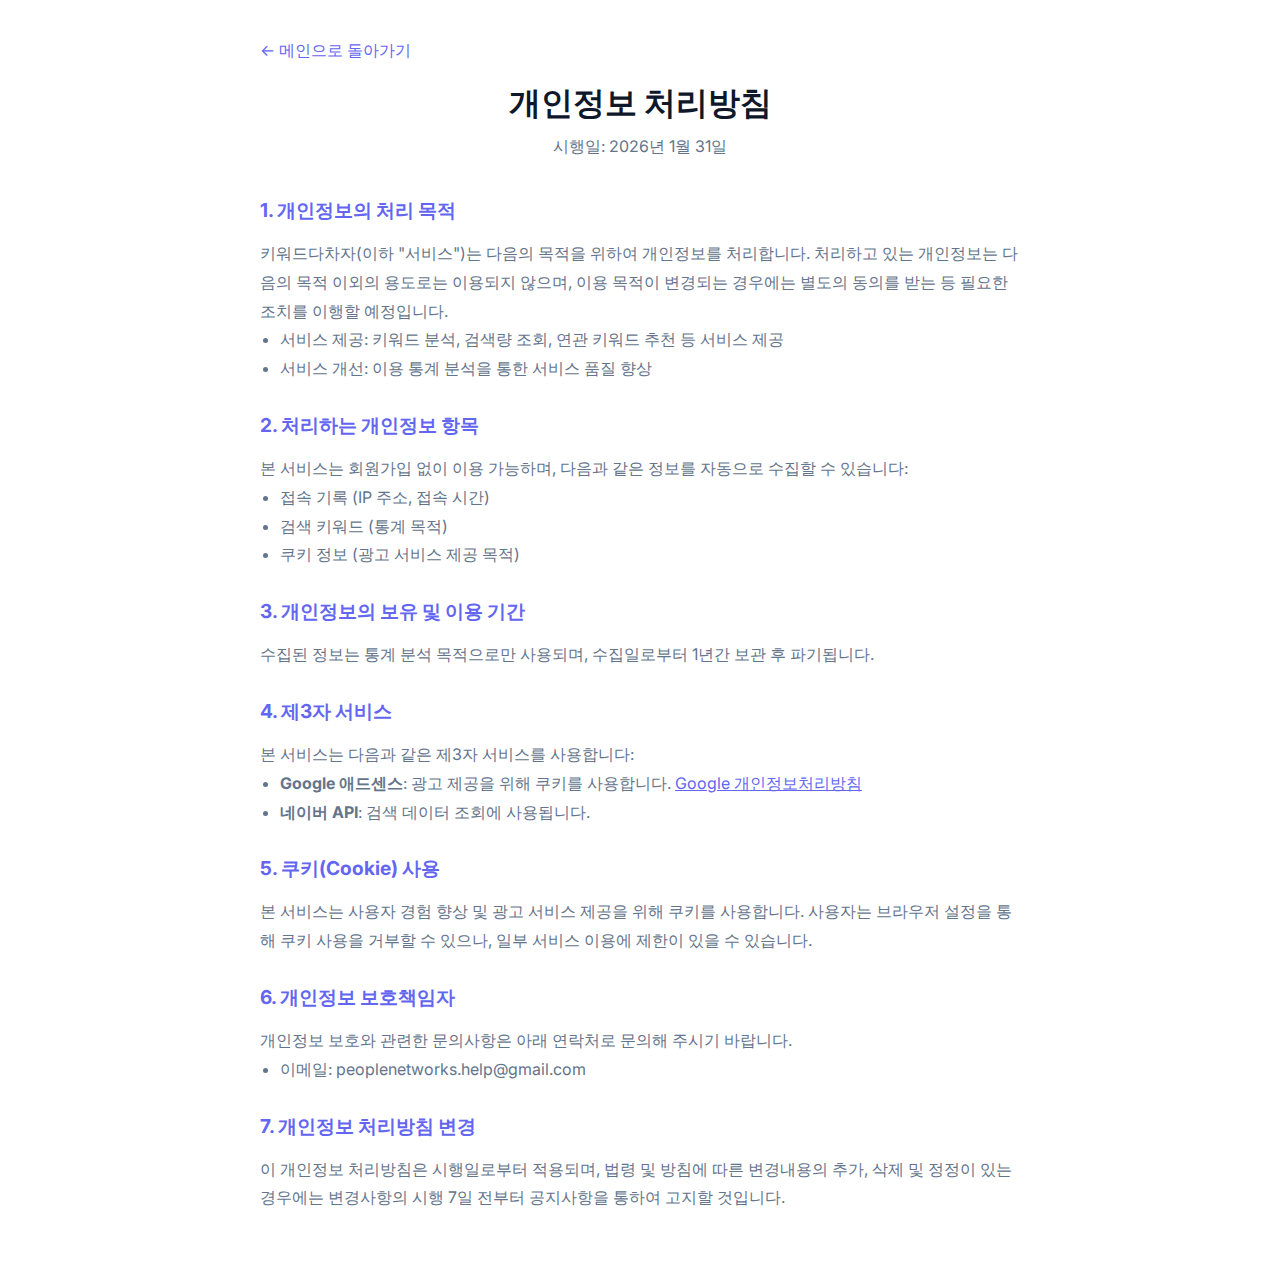
<file: public/privacy.html>
<!DOCTYPE html>
<html lang="ko">

<head>
    <meta charset="UTF-8">
    <meta name="viewport" content="width=device-width, initial-scale=1.0">
    <title>개인정보 처리방침 | 키워드다차자</title>
    <link rel="stylesheet" href="style.css">
    <link rel="preconnect" href="https://fonts.googleapis.com">
    <link rel="preconnect" href="https://fonts.gstatic.com" crossorigin>
    <link href="https://fonts.googleapis.com/css2?family=Inter:wght@300;400;500;600;700&display=swap" rel="stylesheet">
    <style>
        body {
            background: var(--bg-primary);
            color: var(--text-primary);
        }

        .policy-container {
            max-width: 800px;
            margin: 0 auto;
            padding: 40px 20px;
        }

        .policy-header {
            text-align: center;
            margin-bottom: 40px;
        }

        .policy-header h1 {
            font-size: 2rem;
            margin-bottom: 10px;
        }

        .policy-header p {
            color: var(--text-secondary);
        }

        .policy-section {
            margin-bottom: 30px;
        }

        .policy-section h2 {
            font-size: 1.2rem;
            margin-bottom: 15px;
            color: var(--accent);
        }

        .policy-section p,
        .policy-section li {
            line-height: 1.8;
            color: var(--text-secondary);
        }

        .policy-section ul {
            padding-left: 20px;
        }

        .back-link {
            display: inline-block;
            margin-bottom: 20px;
            color: var(--accent);
            text-decoration: none;
        }

        .back-link:hover {
            text-decoration: underline;
        }
    </style>
</head>

<body>
    <div class="policy-container">
        <a href="/" class="back-link">← 메인으로 돌아가기</a>

        <div class="policy-header">
            <h1>개인정보 처리방침</h1>
            <p>시행일: 2026년 1월 31일</p>
        </div>

        <div class="policy-section">
            <h2>1. 개인정보의 처리 목적</h2>
            <p>키워드다차자(이하 "서비스")는 다음의 목적을 위하여 개인정보를 처리합니다. 처리하고 있는 개인정보는 다음의 목적 이외의 용도로는 이용되지 않으며, 이용 목적이 변경되는 경우에는 별도의
                동의를 받는 등 필요한 조치를 이행할 예정입니다.</p>
            <ul>
                <li>서비스 제공: 키워드 분석, 검색량 조회, 연관 키워드 추천 등 서비스 제공</li>
                <li>서비스 개선: 이용 통계 분석을 통한 서비스 품질 향상</li>
            </ul>
        </div>

        <div class="policy-section">
            <h2>2. 처리하는 개인정보 항목</h2>
            <p>본 서비스는 회원가입 없이 이용 가능하며, 다음과 같은 정보를 자동으로 수집할 수 있습니다:</p>
            <ul>
                <li>접속 기록 (IP 주소, 접속 시간)</li>
                <li>검색 키워드 (통계 목적)</li>
                <li>쿠키 정보 (광고 서비스 제공 목적)</li>
            </ul>
        </div>

        <div class="policy-section">
            <h2>3. 개인정보의 보유 및 이용 기간</h2>
            <p>수집된 정보는 통계 분석 목적으로만 사용되며, 수집일로부터 1년간 보관 후 파기됩니다.</p>
        </div>

        <div class="policy-section">
            <h2>4. 제3자 서비스</h2>
            <p>본 서비스는 다음과 같은 제3자 서비스를 사용합니다:</p>
            <ul>
                <li><strong>Google 애드센스</strong>: 광고 제공을 위해 쿠키를 사용합니다. <a href="https://policies.google.com/privacy"
                        target="_blank" style="color: var(--accent);">Google 개인정보처리방침</a></li>
                <li><strong>네이버 API</strong>: 검색 데이터 조회에 사용됩니다.</li>
            </ul>
        </div>

        <div class="policy-section">
            <h2>5. 쿠키(Cookie) 사용</h2>
            <p>본 서비스는 사용자 경험 향상 및 광고 서비스 제공을 위해 쿠키를 사용합니다. 사용자는 브라우저 설정을 통해 쿠키 사용을 거부할 수 있으나, 일부 서비스 이용에 제한이 있을 수 있습니다.
            </p>
        </div>

        <div class="policy-section">
            <h2>6. 개인정보 보호책임자</h2>
            <p>개인정보 보호와 관련한 문의사항은 아래 연락처로 문의해 주시기 바랍니다.</p>
            <ul>
                <li>이메일: peoplenetworks.help@gmail.com</li>
            </ul>
        </div>

        <div class="policy-section">
            <h2>7. 개인정보 처리방침 변경</h2>
            <p>이 개인정보 처리방침은 시행일로부터 적용되며, 법령 및 방침에 따른 변경내용의 추가, 삭제 및 정정이 있는 경우에는 변경사항의 시행 7일 전부터 공지사항을 통하여 고지할 것입니다.</p>
        </div>
    </div>
</body>

</html>
</file>
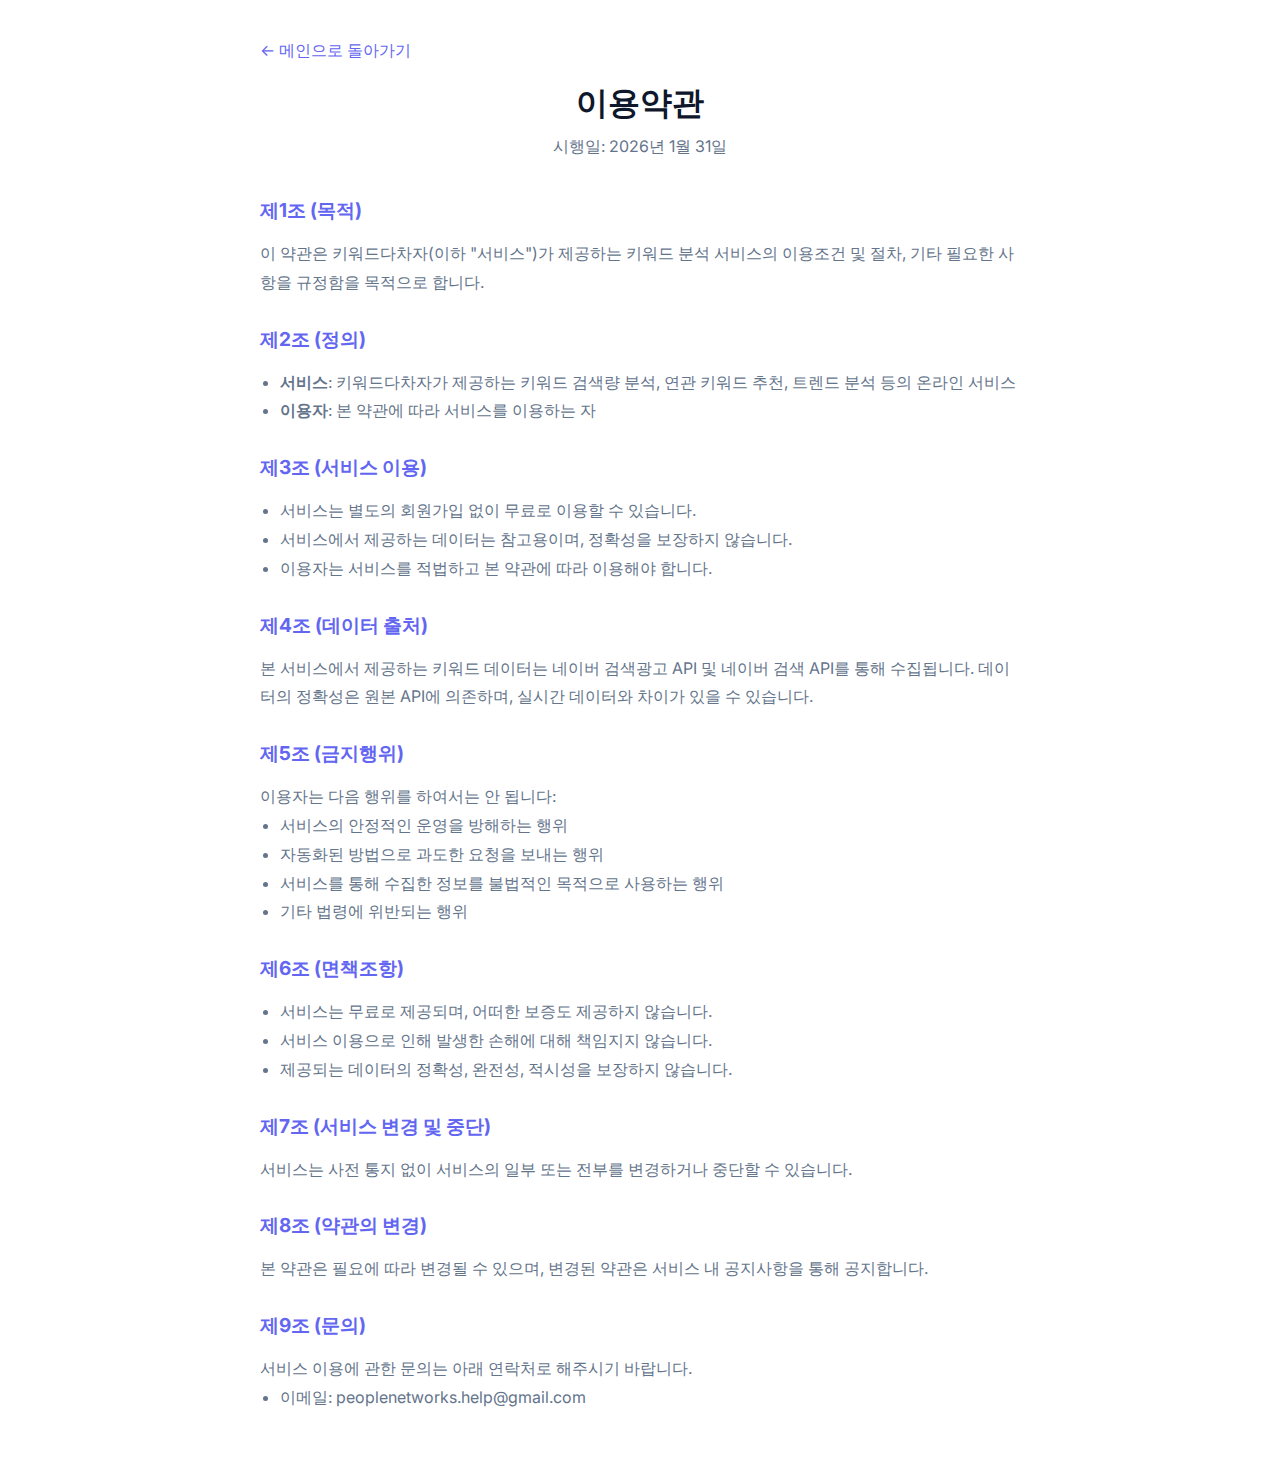
<file: public/terms.html>
<!DOCTYPE html>
<html lang="ko">

<head>
    <meta charset="UTF-8">
    <meta name="viewport" content="width=device-width, initial-scale=1.0">
    <title>이용약관 | 키워드다차자</title>
    <link rel="stylesheet" href="style.css">
    <link rel="preconnect" href="https://fonts.googleapis.com">
    <link rel="preconnect" href="https://fonts.gstatic.com" crossorigin>
    <link href="https://fonts.googleapis.com/css2?family=Inter:wght@300;400;500;600;700&display=swap" rel="stylesheet">
    <style>
        body {
            background: var(--bg-primary);
            color: var(--text-primary);
        }

        .policy-container {
            max-width: 800px;
            margin: 0 auto;
            padding: 40px 20px;
        }

        .policy-header {
            text-align: center;
            margin-bottom: 40px;
        }

        .policy-header h1 {
            font-size: 2rem;
            margin-bottom: 10px;
        }

        .policy-header p {
            color: var(--text-secondary);
        }

        .policy-section {
            margin-bottom: 30px;
        }

        .policy-section h2 {
            font-size: 1.2rem;
            margin-bottom: 15px;
            color: var(--accent);
        }

        .policy-section p,
        .policy-section li {
            line-height: 1.8;
            color: var(--text-secondary);
        }

        .policy-section ul {
            padding-left: 20px;
        }

        .back-link {
            display: inline-block;
            margin-bottom: 20px;
            color: var(--accent);
            text-decoration: none;
        }

        .back-link:hover {
            text-decoration: underline;
        }
    </style>
</head>

<body>
    <div class="policy-container">
        <a href="/" class="back-link">← 메인으로 돌아가기</a>

        <div class="policy-header">
            <h1>이용약관</h1>
            <p>시행일: 2026년 1월 31일</p>
        </div>

        <div class="policy-section">
            <h2>제1조 (목적)</h2>
            <p>이 약관은 키워드다차자(이하 "서비스")가 제공하는 키워드 분석 서비스의 이용조건 및 절차, 기타 필요한 사항을 규정함을 목적으로 합니다.</p>
        </div>

        <div class="policy-section">
            <h2>제2조 (정의)</h2>
            <ul>
                <li><strong>서비스</strong>: 키워드다차자가 제공하는 키워드 검색량 분석, 연관 키워드 추천, 트렌드 분석 등의 온라인 서비스</li>
                <li><strong>이용자</strong>: 본 약관에 따라 서비스를 이용하는 자</li>
            </ul>
        </div>

        <div class="policy-section">
            <h2>제3조 (서비스 이용)</h2>
            <ul>
                <li>서비스는 별도의 회원가입 없이 무료로 이용할 수 있습니다.</li>
                <li>서비스에서 제공하는 데이터는 참고용이며, 정확성을 보장하지 않습니다.</li>
                <li>이용자는 서비스를 적법하고 본 약관에 따라 이용해야 합니다.</li>
            </ul>
        </div>

        <div class="policy-section">
            <h2>제4조 (데이터 출처)</h2>
            <p>본 서비스에서 제공하는 키워드 데이터는 네이버 검색광고 API 및 네이버 검색 API를 통해 수집됩니다. 데이터의 정확성은 원본 API에 의존하며, 실시간 데이터와 차이가 있을 수
                있습니다.</p>
        </div>

        <div class="policy-section">
            <h2>제5조 (금지행위)</h2>
            <p>이용자는 다음 행위를 하여서는 안 됩니다:</p>
            <ul>
                <li>서비스의 안정적인 운영을 방해하는 행위</li>
                <li>자동화된 방법으로 과도한 요청을 보내는 행위</li>
                <li>서비스를 통해 수집한 정보를 불법적인 목적으로 사용하는 행위</li>
                <li>기타 법령에 위반되는 행위</li>
            </ul>
        </div>

        <div class="policy-section">
            <h2>제6조 (면책조항)</h2>
            <ul>
                <li>서비스는 무료로 제공되며, 어떠한 보증도 제공하지 않습니다.</li>
                <li>서비스 이용으로 인해 발생한 손해에 대해 책임지지 않습니다.</li>
                <li>제공되는 데이터의 정확성, 완전성, 적시성을 보장하지 않습니다.</li>
            </ul>
        </div>

        <div class="policy-section">
            <h2>제7조 (서비스 변경 및 중단)</h2>
            <p>서비스는 사전 통지 없이 서비스의 일부 또는 전부를 변경하거나 중단할 수 있습니다.</p>
        </div>

        <div class="policy-section">
            <h2>제8조 (약관의 변경)</h2>
            <p>본 약관은 필요에 따라 변경될 수 있으며, 변경된 약관은 서비스 내 공지사항을 통해 공지합니다.</p>
        </div>

        <div class="policy-section">
            <h2>제9조 (문의)</h2>
            <p>서비스 이용에 관한 문의는 아래 연락처로 해주시기 바랍니다.</p>
            <ul>
                <li>이메일: peoplenetworks.help@gmail.com</li>
            </ul>
        </div>
    </div>
</body>

</html>
</file>
<file: public/style.css>
:root {
    --bg-dark: #fbfcfd;
    --bg-card: rgba(0, 0, 0, 0.03);
    --bg-sidebar: #ffffff;
    --accent: #6366f1;
    --accent-glow: rgba(99, 102, 241, 0.2);
    --text-primary: #0f172a;
    --text-secondary: #64748b;
    --border: rgba(0, 0, 0, 0.08);
    --glass-blur: blur(20px);
    --blue: #0ea5e9;
    --purple: #8b5cf6;
    --green: #10b981;
    --red: #f43f5e;
}

.dark-mode {
    --bg-dark: #07090e;
    --bg-card: rgba(255, 255, 255, 0.03);
    --bg-sidebar: #0a0d14;
    --accent: #7c4dff;
    --accent-glow: rgba(124, 77, 255, 0.4);
    --text-primary: #f8fafc;
    --text-secondary: #94a3b8;
    --border: rgba(255, 255, 255, 0.08);
}

* {
    margin: 0;
    padding: 0;
    box-sizing: border-box;
    font-family: 'Inter', 'Outfit', sans-serif;
}

body {
    background-color: var(--bg-dark);
    color: var(--text-primary);
    min-height: 100vh;
}

.app-container {
    display: flex;
    min-height: 100vh;
    width: 100vw;
}

/* Sidebar */
.sidebar {
    width: 260px;
    background-color: var(--bg-sidebar);
    border-right: 1px solid var(--border);
    display: flex;
    flex-direction: column;
    padding: 24px;
    z-index: 100;
}

.logo {
    display: flex;
    align-items: center;
    gap: 12px;
    margin-bottom: 48px;
}

.logo-icon {
    width: 32px;
    height: 32px;
    background: linear-gradient(135deg, var(--accent), var(--blue));
    border-radius: 8px;
    display: flex;
    align-items: center;
    justify-content: center;
    font-weight: 700;
    color: white;
    box-shadow: 0 0 15px var(--accent-glow);
}

.logo-text {
    font-size: 18px;
    font-weight: 700;
    letter-spacing: 1px;
}

.logo-text span {
    display: block;
    font-size: 10px;
    color: var(--text-secondary);
    letter-spacing: 2px;
}

.nav-menu {
    flex: 1;
    display: flex;
    flex-direction: column;
    gap: 8px;
}

.nav-item {
    padding: 12px 16px;
    border-radius: 12px;
    color: var(--text-secondary);
    text-decoration: none;
    font-size: 14px;
    display: flex;
    align-items: center;
    gap: 12px;
    transition: all 0.3s ease;
}

.nav-item:hover {
    background: var(--bg-card);
    color: var(--text-primary);
}

.nav-item.active {
    background: rgba(124, 77, 255, 0.1);
    color: var(--accent);
    box-shadow: inset 0 0 0 1px rgba(124, 77, 255, 0.2);
}

/* Main Content */
.main-content {
    flex: 1;
    padding: 32px;
    overflow-y: auto;
    background: radial-gradient(circle at top right, rgba(124, 77, 255, 0.05), transparent 40%),
        radial-gradient(circle at bottom left, rgba(56, 189, 248, 0.05), transparent 40%);
}

.top-header {
    display: flex;
    justify-content: space-between;
    align-items: center;
    margin-bottom: 32px;
}

.search-bar-container {
    display: flex;
    background: var(--bg-card);
    border: 1px solid var(--border);
    backdrop-filter: var(--glass-blur);
    border-radius: 16px;
    padding: 8px 8px 8px 20px;
    width: 60%;
    align-items: center;
    transition: border-color 0.3s;
}

.search-bar-container:focus-within {
    border-color: var(--accent);
    box-shadow: 0 0 20px rgba(124, 77, 255, 0.15);
}

.search-bar-container input {
    background: transparent;
    border: none;
    outline: none;
    color: var(--text-primary);
    flex: 1;
    font-size: 15px;
}

.search-bar-container button {
    background: var(--accent);
    color: white;
    border: none;
    padding: 10px 24px;
    border-radius: 12px;
    cursor: pointer;
    font-weight: 600;
    transition: transform 0.2s, box-shadow 0.2s;
}

.search-bar-container button:hover {
    transform: translateY(-2px);
    box-shadow: 0 5px 15px var(--accent-glow);
}

.header-actions {
    display: flex;
    align-items: center;
    gap: 20px;
}

.btn-icon {
    background: var(--bg-card);
    border: 1px solid var(--border);
    color: var(--text-primary);
    width: 40px;
    height: 40px;
    border-radius: 12px;
    cursor: pointer;
    display: flex;
    align-items: center;
    justify-content: center;
    transition: all 0.2s;
}

.btn-icon:hover {
    background: var(--accent);
    color: white;
    border-color: var(--accent);
}

.user-profile {
    display: flex;
    align-items: center;
    gap: 12px;
}

.profile-info {
    text-align: right;
    display: flex;
    flex-direction: column;
    justify-content: center;
}

.profile-info .name {
    display: block;
    font-weight: 600;
    font-size: 14px;
}

.profile-info .role {
    font-size: 12px;
    color: var(--text-secondary);
}

.profile-avatar {
    width: 40px;
    height: 40px;
    background: var(--bg-card);
    border: 1px solid var(--border);
    border-radius: 12px;
}

/* Glass Cards */
.glass {
    background: var(--bg-card);
    backdrop-filter: var(--glass-blur);
    border: 1px solid var(--border);
    border-radius: 20px;
}

.stats-grid {
    display: grid;
    grid-template-columns: repeat(5, 1fr);
    gap: 20px;
    margin-bottom: 32px;
}

.stat-card {
    padding: 24px;
    position: relative;
    overflow: hidden;
}

.stat-label {
    color: var(--text-secondary);
    font-size: 13px;
    font-weight: 500;
    margin-bottom: 8px;
}

.stat-value {
    font-size: 28px;
    font-weight: 700;
    font-family: 'Outfit';
    margin-bottom: 8px;
}

.stat-change {
    font-size: 12px;
    font-weight: 600;
}

.stat-change.up {
    color: var(--green);
}

.stat-change.down {
    color: var(--red);
}

/* Trend Chip Styles */
.trend-chip {
    display: inline-block;
    padding: 4px 8px;
    border-radius: 8px;
    font-size: 0.85em;
    font-weight: 500;
}

.trend-chip.trending {
    background: linear-gradient(135deg, rgba(244, 63, 94, 0.2), rgba(251, 113, 133, 0.1));
    color: var(--red);
}

.trend-chip.stable {
    background: rgba(100, 116, 139, 0.1);
    color: var(--text-secondary);
}

/* Section Mini Card */
.section-card {
    grid-column: span 1;
}

.section-mini {
    display: flex;
    gap: 16px;
    margin-top: 8px;
}

.section-col {
    flex: 1;
}

.section-col .section-title {
    font-size: 11px;
    font-weight: 600;
    color: var(--text-secondary);
    display: block;
    margin-bottom: 4px;
}

.section-col ul {
    list-style: none;
    padding: 0;
    margin: 0;
}

.section-col li {
    font-size: 12px;
    padding: 2px 0;
    color: var(--text-primary);
}

/* Main Grid Layout */
.main-grid {
    display: grid;
    grid-template-columns: 1.4fr 1fr;
    grid-template-rows: auto auto;
    gap: 20px;
}

.results-block {
    grid-row: span 2;
    /* Full height on the left */
}

.related-block {
    grid-column: 2;
    /* Top right */
    grid-row: 1;
}

.section-block {
    grid-column: 2;
    /* Bottom right */
    grid-row: 2;
}

.content-block {
    padding: 24px;
    display: flex;
    flex-direction: column;
}

.related-keywords-table {
    display: grid;
    grid-template-columns: repeat(auto-fill, minmax(200px, 1fr));
    gap: 12px;
}

.related-item {
    background: rgba(255, 255, 255, 0.02);
    border: 1px solid var(--border);
    border-radius: 12px;
    padding: 16px;
    transition: transform 0.2s, border-color 0.2s;
    cursor: pointer;
}

.related-item:hover {
    transform: translateY(-3px);
    border-color: var(--accent);
    background: rgba(124, 77, 255, 0.05);
}

.related-kwd-name {
    font-weight: 700;
    margin-bottom: 8px;
    display: block;
    color: var(--text-primary);
}

.related-kwd-stats {
    display: flex;
    justify-content: space-between;
    font-size: 11px;
    color: var(--text-secondary);
}

.related-kwd-stats span b {
    color: var(--blue);
}

.block-header {
    display: flex;
    justify-content: space-between;
    align-items: center;
    margin-bottom: 24px;
}

.block-header h3 {
    font-size: 18px;
    font-weight: 600;
}

.tabs {
    display: flex;
    background: rgba(255, 255, 255, 0.05);
    padding: 4px;
    border-radius: 10px;
}

.tab-btn {
    background: transparent;
    border: none;
    color: var(--text-secondary);
    padding: 6px 16px;
    font-size: 13px;
    font-weight: 500;
    cursor: pointer;
    border-radius: 8px;
    transition: all 0.2s;
}

.tab-btn.active {
    background: var(--accent);
    color: white;
}

.table-container {
    min-height: 300px;
    display: flex;
    flex-direction: column;
}

.item-row {
    padding: 16px;
    border-bottom: 1px solid var(--border);
    transition: background 0.2s;
    border-radius: 8px;
    margin-bottom: 4px;
}

.item-row:hover {
    background: rgba(255, 255, 255, 0.02);
}

.item-title {
    font-weight: 600;
    margin-bottom: 4px;
}

.item-desc {
    font-size: 13px;
    color: var(--text-secondary);
    line-height: 1.5;
}

/* Animations */
@keyframes fadeIn {
    from {
        opacity: 0;
        transform: translateY(10px);
    }

    to {
        opacity: 1;
        transform: translateY(0);
    }
}

.view-content {
    display: none;
    animation: fadeIn 0.4s ease forwards;
}

.view-content.active {
    display: block;
}

.loading-spinner {
    margin: auto;
    color: var(--text-secondary);
    font-style: italic;
}

/* Section lists */
.clickable {
    cursor: pointer;
    color: var(--accent);
}

.clickable:hover {
    text-decoration: underline;
}

.data-table {
    width: 100%;
    border-collapse: collapse;
    margin-top: 10px;
}

.data-table th,
.data-table td {
    padding: 12px 16px;
    text-align: left;
    border-bottom: 1px solid var(--border);
}

.data-table th {
    font-size: 13px;
    font-weight: 600;
    color: var(--text-secondary);
    text-transform: uppercase;
}

.data-table td {
    font-size: 14px;
}

.badge {
    padding: 4px 8px;
    border-radius: 6px;
    font-size: 11px;
    font-weight: 600;
}

.badge.success {
    background: rgba(34, 197, 94, 0.1);
    color: var(--green);
}

.badge.info {
    background: rgba(56, 189, 248, 0.1);
    color: var(--blue);
}

.badge.ultra {
    background: linear-gradient(135deg, #ffd700, #ff8c00);
    color: #634300;
    box-shadow: 0 0 10px rgba(255, 215, 0, 0.3);
}

.badge.golden {
    background: #ffd700;
    color: #634300;
}

.badge.good {
    background: #2ecc71;
    color: #fff;
}

.badge.normal {
    background: rgba(148, 163, 184, 0.1);
    color: var(--text-secondary);
}

.badge.comp-low {
    background: rgba(46, 204, 113, 0.1);
    color: #2ecc71;
    border: 1px solid rgba(46, 204, 113, 0.2);
}

.badge.comp-mid {
    background: rgba(241, 196, 15, 0.1);
    color: #f1c40f;
    border: 1px solid rgba(241, 196, 15, 0.2);
}

.badge.comp-high {
    background: rgba(231, 76, 60, 0.1);
    color: #e74c3c;
    border: 1px solid rgba(231, 76, 60, 0.2);
}

/* Welcome Section Styles */
.welcome-section {
    padding: 32px;
    background: linear-gradient(135deg, rgba(124, 77, 255, 0.08), rgba(56, 189, 248, 0.05));
    border: 1px solid rgba(124, 77, 255, 0.2);
}

.welcome-header {
    text-align: center;
    margin-bottom: 32px;
}

.welcome-header h2 {
    font-size: 24px;
    font-weight: 700;
    margin-bottom: 12px;
    background: linear-gradient(to right, var(--accent), var(--blue));
    background-clip: text;
    -webkit-background-clip: text;
    -webkit-text-fill-color: transparent;
}

.welcome-header p {
    color: var(--text-secondary);
    font-size: 16px;
}

.guide-grid {
    display: grid;
    grid-template-columns: repeat(3, 1fr);
    gap: 20px;
    margin-bottom: 32px;
}

.guide-item {
    background: var(--bg-card);
    padding: 24px;
    border-radius: 16px;
    border: 1px solid var(--border);
    text-align: center;
    transition: transform 0.3s ease;
}

.guide-item:hover {
    transform: translateY(-5px);
}

.guide-icon {
    width: 48px;
    height: 48px;
    background: var(--accent-glow);
    color: var(--accent);
    border-radius: 12px;
    display: flex;
    align-items: center;
    justify-content: center;
    font-size: 20px;
    margin: 0 auto 16px;
}

.guide-item h4 {
    font-size: 16px;
    font-weight: 600;
    margin-bottom: 8px;
}

.guide-item p {
    font-size: 13px;
    color: var(--text-secondary);
    line-height: 1.6;
}

.seo-tips-banner {
    background: rgba(245, 158, 11, 0.1);
    border: 1px solid rgba(245, 158, 11, 0.2);
    padding: 16px 24px;
    border-radius: 12px;
    display: flex;
    align-items: center;
    gap: 16px;
    font-size: 14px;
    color: var(--text-primary);
}

.seo-tips-banner i {
    color: #f59e0b;
    font-size: 20px;
}

@media (max-width: 900px) {
    .guide-grid {
        grid-template-columns: 1fr;
    }
}

.platform-chip {
    padding: 2px 8px;
    border-radius: 12px;
    background: var(--surface-light);
    font-size: 0.8em;
    color: var(--text-secondary);
    border: 1px solid var(--border-color);
}

.full-width {
    grid-column: span 2;
}

.section-lists {
    display: flex;
    flex-direction: column;
    gap: 24px;
}

.list-group h4 {
    font-size: 12px;
    text-transform: uppercase;
    color: var(--text-secondary);
    margin-bottom: 12px;
    letter-spacing: 1px;
}

.list-group ul {
    list-style: none;
}

.list-group li {
    padding: 10px 14px;
    background: rgba(255, 255, 255, 0.02);
    border: 1px solid var(--border);
    border-radius: 10px;
    margin-bottom: 8px;
    font-size: 14px;
    position: relative;
}

.list-group li::before {
    content: '';
    position: absolute;
    left: 0;
    top: 0;
    bottom: 0;
    width: 3px;
    background: var(--accent);
    border-radius: 3px 0 0 3px;
    opacity: 0.5;
}

/* Difficulty Card Color States */
#difficulty-card.easy {
    background: linear-gradient(135deg, rgba(16, 185, 129, 0.15), rgba(16, 185, 129, 0.05));
    border-color: var(--green);
}

#difficulty-card.easy .stat-value {
    color: var(--green);
}

#difficulty-card.medium {
    background: linear-gradient(135deg, rgba(245, 158, 11, 0.15), rgba(245, 158, 11, 0.05));
    border-color: #f59e0b;
}

#difficulty-card.medium .stat-value {
    color: #f59e0b;
}

#difficulty-card.hard {
    background: linear-gradient(135deg, rgba(244, 63, 94, 0.15), rgba(244, 63, 94, 0.05));
    border-color: var(--red);
}

#difficulty-card.hard .stat-value {
    color: var(--red);
}

/* Footer */
.site-footer {
    background: var(--bg-sidebar);
    border-top: 1px solid var(--border);
    padding: 24px 0;
    margin-top: 40px;
}

.footer-content {
    max-width: 1200px;
    margin: 0 auto;
    text-align: center;
    padding: 0 20px;
}

.footer-links {
    margin-bottom: 16px;
}

.footer-links a {
    color: var(--text-secondary);
    text-decoration: none;
    font-size: 14px;
    transition: color 0.2s;
}

.footer-links a:hover {
    color: var(--accent);
}

.footer-links .divider {
    color: var(--border);
    margin: 0 12px;
}

.footer-copyright {
    font-size: 13px;
    color: var(--text-secondary);
    margin-bottom: 8px;
}

.footer-disclaimer {
    font-size: 11px;
    color: var(--text-secondary);
    opacity: 0.7;
}

/* Clickable Results */
.clickable-result:hover {
    background: rgba(124, 77, 255, 0.05);
    border-left: 3px solid var(--accent);
}

.clickable-result:hover .item-title {
    color: var(--accent);
}

/* AdSense Container */
#adsense-container {
    min-height: 90px;
    background: var(--bg-card);
    border: 1px dashed var(--border);
    border-radius: 8px;
    display: flex;
    align-items: center;
    justify-content: center;
    color: var(--text-secondary);
    font-size: 12px;
}

/* Mobile Responsiveness */
@media (max-width: 1024px) {
    .stats-grid {
        grid-template-columns: repeat(3, 1fr);
    }
}

@media (max-width: 768px) {
    .app-container {
        flex-direction: column;
    }

    .sidebar {
        position: fixed;
        left: 0;
        top: 0;
        bottom: 0;
        width: 280px;
        transform: translateX(-100%);
        transition: transform 0.3s cubic-bezier(0.4, 0, 0.2, 1);
        z-index: 1000;
        box-shadow: 20px 0 50px rgba(0, 0, 0, 0.1);
    }

    .sidebar-open .sidebar {
        transform: translateX(0);
    }

    .sidebar-overlay {
        display: none;
        position: fixed;
        top: 0;
        left: 0;
        right: 0;
        bottom: 0;
        background: rgba(0, 0, 0, 0.5);
        backdrop-filter: blur(4px);
        z-index: 999;
        opacity: 0;
        transition: opacity 0.3s ease;
    }

    .sidebar-open .sidebar-overlay {
        display: block;
        opacity: 1;
    }

    .main-content {
        padding: 16px;
    }

    .top-header {
        flex-direction: column;
        gap: 16px;
        align-items: stretch;
    }

    .search-bar-container {
        width: 100%;
        order: 2;
    }

    .header-actions {
        order: 1;
        justify-content: space-between;
        width: 100%;
    }

    .mobile-only {
        display: flex !important;
    }

    .stats-grid {
        grid-template-columns: repeat(2, 1fr);
        gap: 12px;
    }

    .stat-card {
        padding: 16px;
    }

    .stat-value {
        font-size: 20px;
    }

    .section-card {
        grid-column: span 2;
    }

    .main-grid {
        grid-template-columns: 1fr;
        display: flex;
        flex-direction: column;
    }

    .related-block {
        order: 1;
    }

    .results-block {
        order: 2;
    }

    .results-block,
    .related-block,
    .section-block {
        grid-column: 1;
        grid-row: auto;
    }

    .block-header {
        flex-direction: column;
        align-items: flex-start;
        gap: 12px;
    }

    .tabs {
        width: 100%;
        overflow-x: auto;
        padding-bottom: 4px;
        display: flex;
    }

    .tab-btn {
        flex: 1;
        white-space: nowrap;
    }

    .data-table {
        display: block;
        overflow-x: auto;
    }
}

@media (max-width: 480px) {
    .stats-grid {
        grid-template-columns: 1fr;
    }

    .section-card {
        grid-column: span 1;
    }

    .search-bar-container {
        padding: 4px 4px 4px 12px;
    }

    .search-bar-container button {
        padding: 8px 16px;
        font-size: 14px;
    }

    .logo-text {
        font-size: 16px;
    }
}

.mobile-only {
    display: none;
}
</file>
